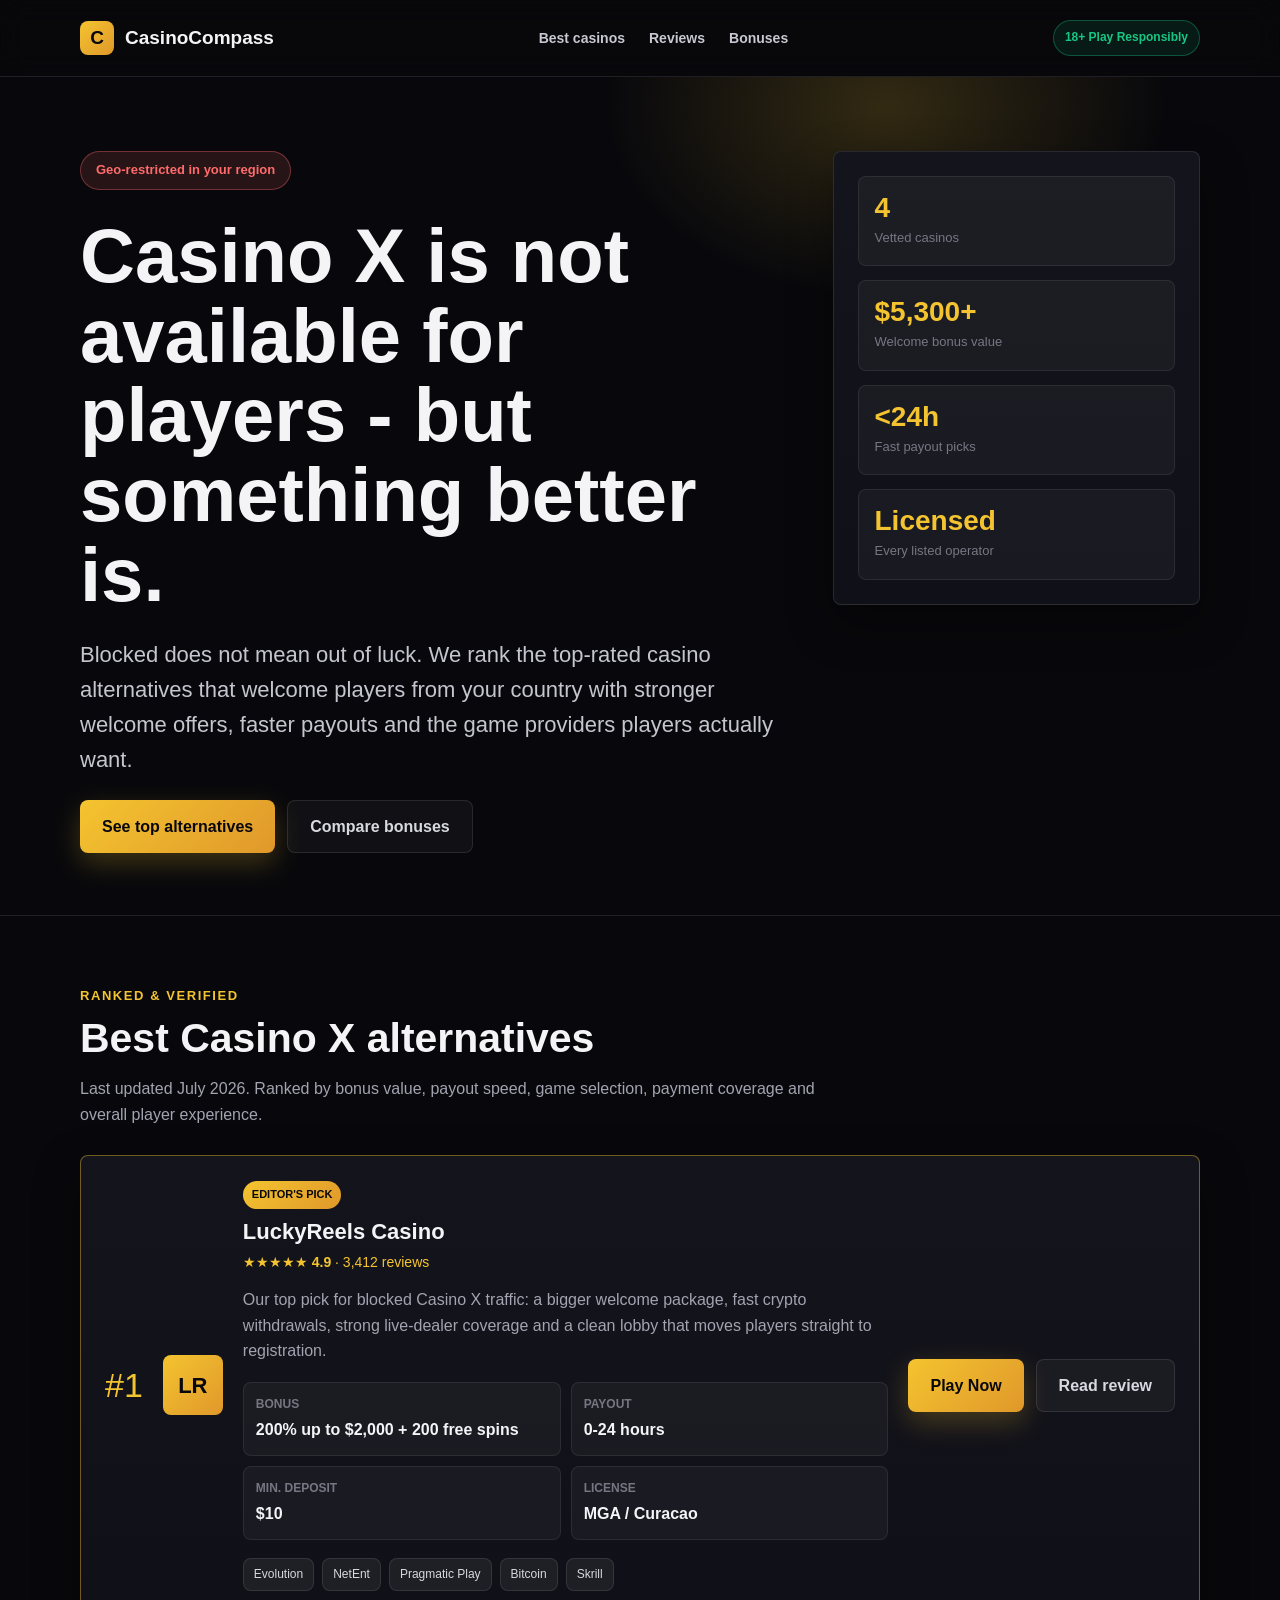
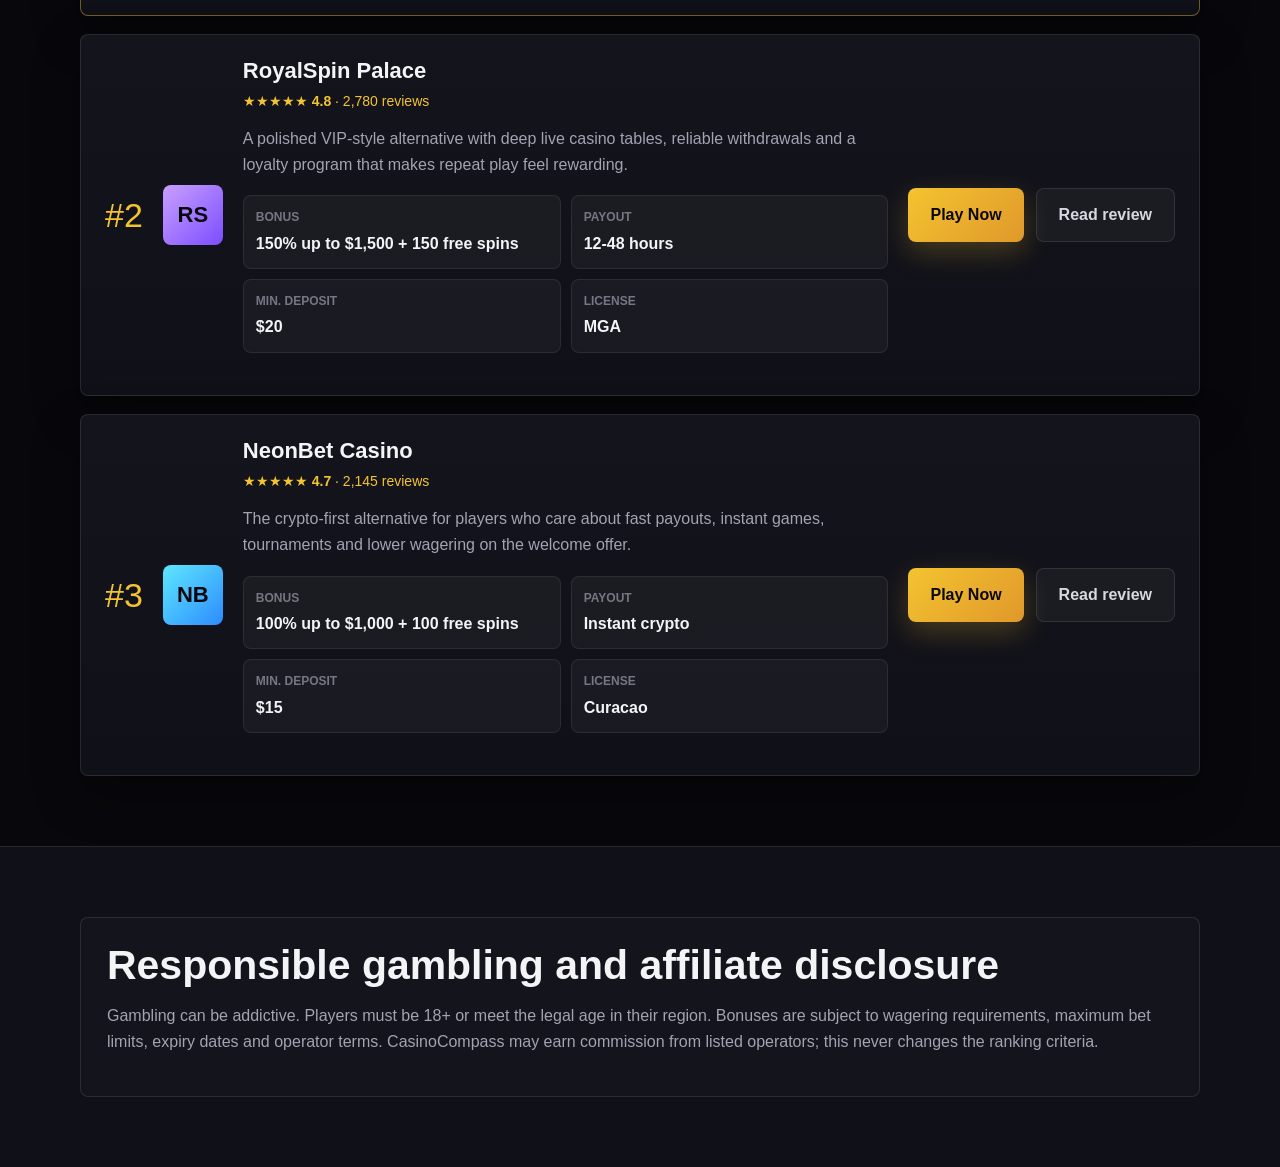
<file: index.html>
<!DOCTYPE html>
<html lang="en">
<head>
  <meta charset="utf-8">
  <meta name="viewport" content="width=device-width, initial-scale=1">
  <title>Casino X Alternatives — CasinoCompass</title>
  <link rel="stylesheet" href="./style.css">
</head>
<body>
  <header class="site-header">
    <div class="wrap header-wrap">
      <a class="brand" href="./index.html" aria-label="CasinoCompass home">
        <span class="brand-mark">C</span>
        <span>CasinoCompass</span>
      </a>
      <nav class="main-nav" aria-label="Main navigation">
        <a href="./index.html#alternatives">Best casinos</a>
        <a href="./casino-review.html">Reviews</a>
        <a href="./bonuses.html">Bonuses</a>
      </nav>
      <span class="age-pill">18+ Play Responsibly</span>
    </div>
  </header>

  <main>
    <section class="hero page active" data-screen-label="Casino X Alternatives">
      <div class="wrap hero-grid">
        <div class="hero-copy">
          <p class="alert-pill">Geo-restricted in your region</p>
          <h1>Casino X is not available for players - but something better is.</h1>
          <p class="lead">Blocked does not mean out of luck. We rank the top-rated casino alternatives that welcome players from your country with stronger welcome offers, faster payouts and the game providers players actually want.</p>
          <div class="hero-actions">
            <a class="btn btn-primary" href="#alternatives">See top alternatives</a>
            <a class="btn btn-secondary" href="./bonuses.html">Compare bonuses</a>
          </div>
        </div>
        <aside class="hero-panel" aria-label="Alternative casino highlights">
          <div class="metric"><strong>4</strong><span>Vetted casinos</span></div>
          <div class="metric"><strong>$5,300+</strong><span>Welcome bonus value</span></div>
          <div class="metric"><strong>&lt;24h</strong><span>Fast payout picks</span></div>
          <div class="metric"><strong>Licensed</strong><span>Every listed operator</span></div>
        </aside>
      </div>
    </section>

    <section class="section" id="alternatives">
      <div class="wrap">
        <div class="section-heading">
          <p class="eyebrow">Ranked & verified</p>
          <h2>Best Casino X alternatives</h2>
          <p>Last updated July 2026. Ranked by bonus value, payout speed, game selection, payment coverage and overall player experience.</p>
        </div>

        <div class="casino-list">
          <article class="casino-card featured">
            <div class="rank">#1</div>
            <div class="casino-logo gold">LR</div>
            <div class="casino-main">
              <p class="tag">Editor's pick</p>
              <h3>LuckyReels Casino</h3>
              <p class="rating">★★★★★ <strong>4.9</strong> · 3,412 reviews</p>
              <p>Our top pick for blocked Casino X traffic: a bigger welcome package, fast crypto withdrawals, strong live-dealer coverage and a clean lobby that moves players straight to registration.</p>
              <dl class="facts">
                <div><dt>Bonus</dt><dd>200% up to $2,000 + 200 free spins</dd></div>
                <div><dt>Payout</dt><dd>0-24 hours</dd></div>
                <div><dt>Min. deposit</dt><dd>$10</dd></div>
                <div><dt>License</dt><dd>MGA / Curacao</dd></div>
              </dl>
              <div class="chip-row">
                <span>Evolution</span><span>NetEnt</span><span>Pragmatic Play</span><span>Bitcoin</span><span>Skrill</span>
              </div>
            </div>
            <div class="card-actions">
              <a class="btn btn-primary" href="/referral-link">Play Now</a>
              <a class="btn btn-secondary" href="./casino-review.html">Read review</a>
            </div>
          </article>

          <article class="casino-card">
            <div class="rank">#2</div>
            <div class="casino-logo purple">RS</div>
            <div class="casino-main">
              <h3>RoyalSpin Palace</h3>
              <p class="rating">★★★★★ <strong>4.8</strong> · 2,780 reviews</p>
              <p>A polished VIP-style alternative with deep live casino tables, reliable withdrawals and a loyalty program that makes repeat play feel rewarding.</p>
              <dl class="facts">
                <div><dt>Bonus</dt><dd>150% up to $1,500 + 150 free spins</dd></div>
                <div><dt>Payout</dt><dd>12-48 hours</dd></div>
                <div><dt>Min. deposit</dt><dd>$20</dd></div>
                <div><dt>License</dt><dd>MGA</dd></div>
              </dl>
            </div>
            <div class="card-actions">
              <a class="btn btn-primary" href="/referral-link">Play Now</a>
              <a class="btn btn-secondary" href="./casino-review.html">Read review</a>
            </div>
          </article>

          <article class="casino-card">
            <div class="rank">#3</div>
            <div class="casino-logo blue">NB</div>
            <div class="casino-main">
              <h3>NeonBet Casino</h3>
              <p class="rating">★★★★★ <strong>4.7</strong> · 2,145 reviews</p>
              <p>The crypto-first alternative for players who care about fast payouts, instant games, tournaments and lower wagering on the welcome offer.</p>
              <dl class="facts">
                <div><dt>Bonus</dt><dd>100% up to $1,000 + 100 free spins</dd></div>
                <div><dt>Payout</dt><dd>Instant crypto</dd></div>
                <div><dt>Min. deposit</dt><dd>$15</dd></div>
                <div><dt>License</dt><dd>Curacao</dd></div>
              </dl>
            </div>
            <div class="card-actions">
              <a class="btn btn-primary" href="/referral-link">Play Now</a>
              <a class="btn btn-secondary" href="./casino-review.html">Read review</a>
            </div>
          </article>
        </div>
      </div>
    </section>

    <section class="section section-dark">
      <div class="wrap disclosure">
        <h2>Responsible gambling and affiliate disclosure</h2>
        <p>Gambling can be addictive. Players must be 18+ or meet the legal age in their region. Bonuses are subject to wagering requirements, maximum bet limits, expiry dates and operator terms. CasinoCompass may earn commission from listed operators; this never changes the ranking criteria.</p>
      </div>
    </section>
  </main>
</body>
</html>
</file>
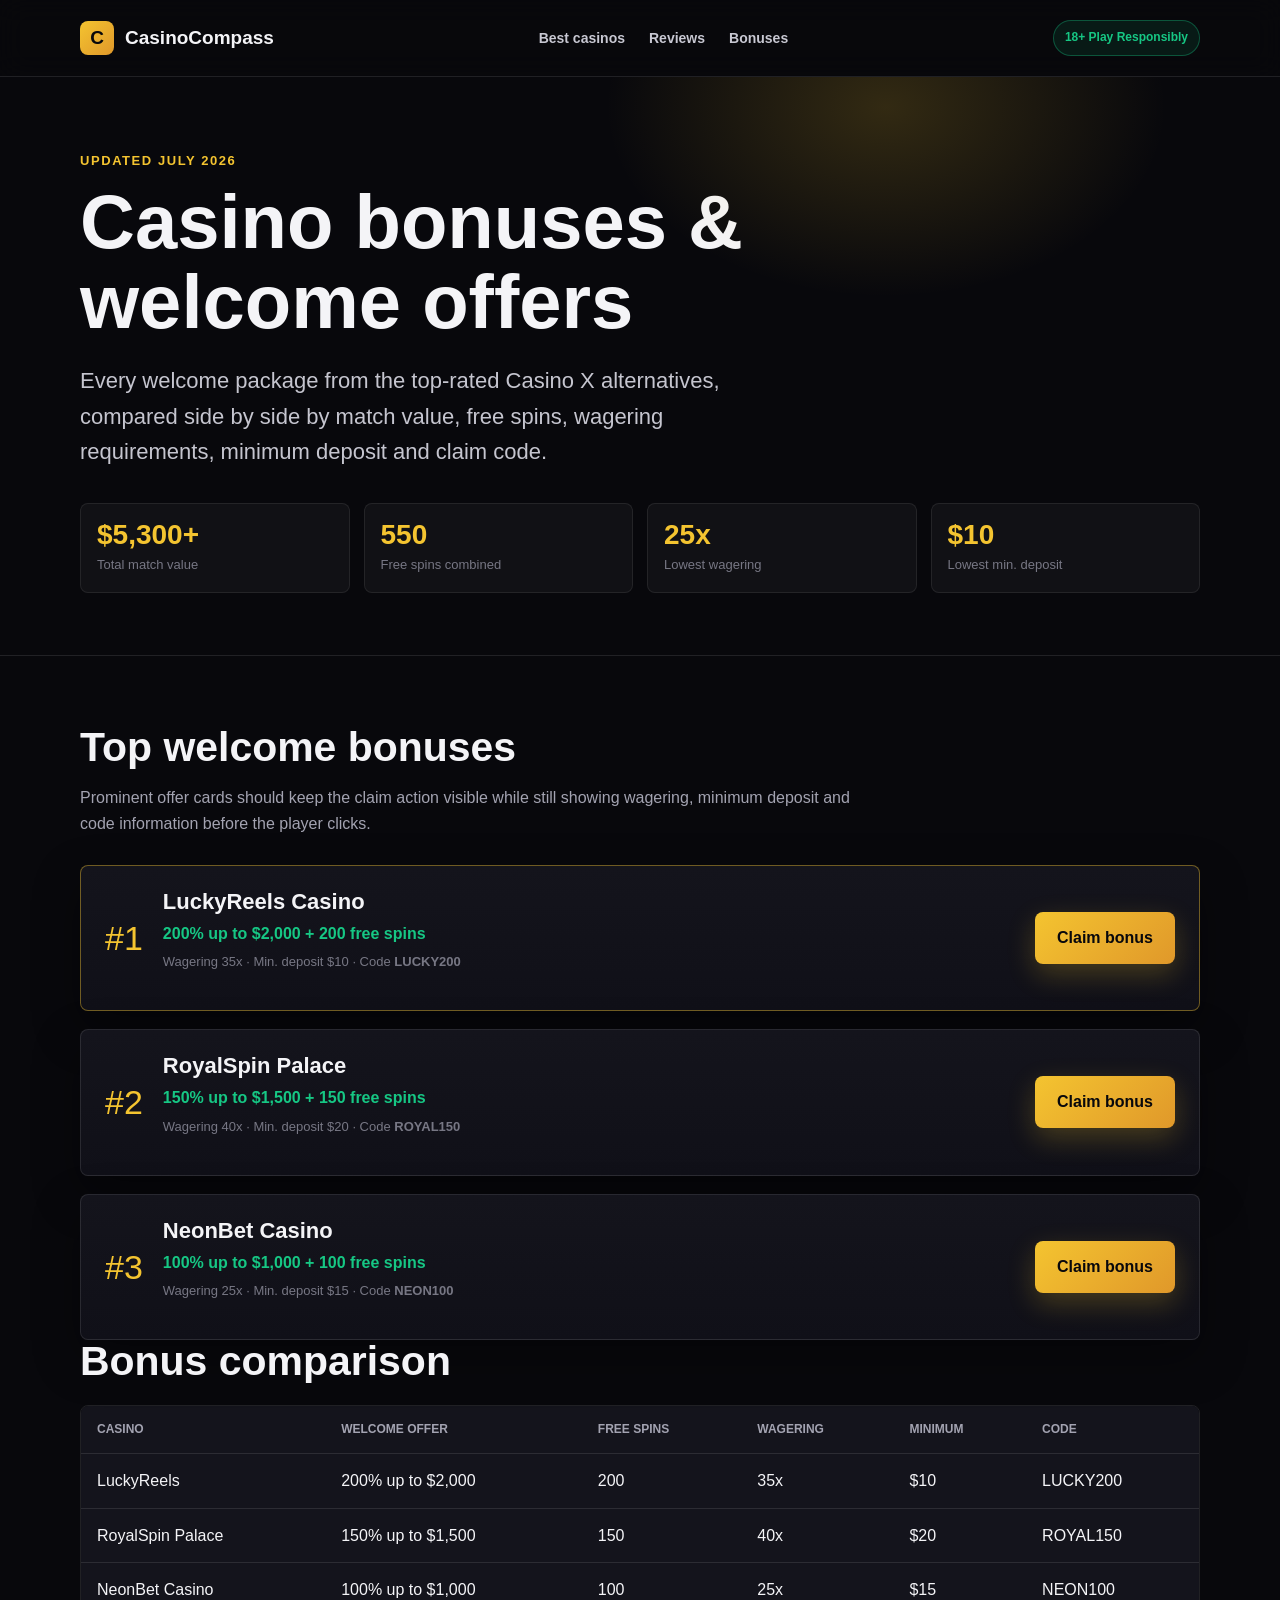
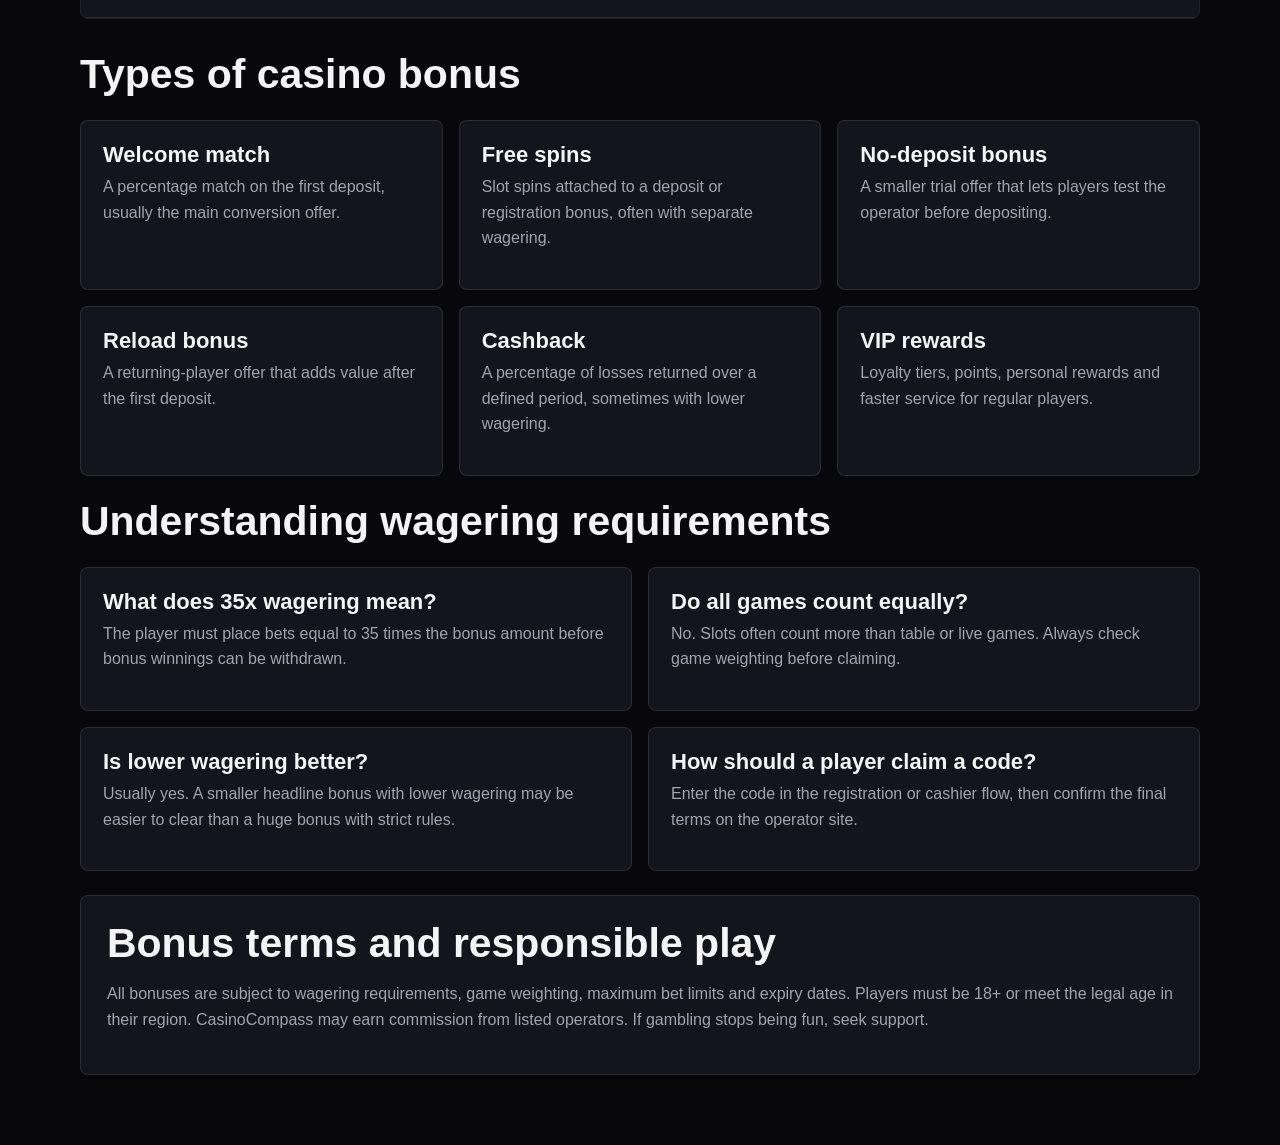
<file: bonuses.html>
<!DOCTYPE html>
<html lang="en">
<head>
  <meta charset="utf-8">
  <meta name="viewport" content="width=device-width, initial-scale=1">
  <title>Casino Bonuses — CasinoCompass</title>
  <link rel="stylesheet" href="./style.css">
</head>
<body>
  <header class="site-header">
    <div class="wrap header-wrap">
      <a class="brand" href="./index.html" aria-label="CasinoCompass home">
        <span class="brand-mark">C</span>
        <span>CasinoCompass</span>
      </a>
      <nav class="main-nav" aria-label="Main navigation">
        <a href="./index.html#alternatives">Best casinos</a>
        <a href="./casino-review.html">Reviews</a>
        <a href="./bonuses.html">Bonuses</a>
      </nav>
      <span class="age-pill">18+ Play Responsibly</span>
    </div>
  </header>

  <main class="page active" data-screen-label="Casino Bonuses">
    <section class="bonus-hero">
      <div class="wrap">
        <p class="eyebrow">Updated July 2026</p>
        <h1>Casino bonuses & welcome offers</h1>
        <p class="lead">Every welcome package from the top-rated Casino X alternatives, compared side by side by match value, free spins, wagering requirements, minimum deposit and claim code.</p>
        <div class="bonus-metrics">
          <div class="metric"><strong>$5,300+</strong><span>Total match value</span></div>
          <div class="metric"><strong>550</strong><span>Free spins combined</span></div>
          <div class="metric"><strong>25x</strong><span>Lowest wagering</span></div>
          <div class="metric"><strong>$10</strong><span>Lowest min. deposit</span></div>
        </div>
      </div>
    </section>

    <section class="section">
      <div class="wrap">
        <div class="section-heading">
          <h2>Top welcome bonuses</h2>
          <p>Prominent offer cards should keep the claim action visible while still showing wagering, minimum deposit and code information before the player clicks.</p>
        </div>
        <div class="bonus-list">
          <article class="bonus-card featured">
            <div class="rank">#1</div>
            <div>
              <h3>LuckyReels Casino</h3>
              <p class="offer">200% up to $2,000 + 200 free spins</p>
              <p class="muted">Wagering 35x · Min. deposit $10 · Code <strong>LUCKY200</strong></p>
            </div>
            <a class="btn btn-primary" href="/referral-link">Claim bonus</a>
          </article>
          <article class="bonus-card">
            <div class="rank">#2</div>
            <div>
              <h3>RoyalSpin Palace</h3>
              <p class="offer">150% up to $1,500 + 150 free spins</p>
              <p class="muted">Wagering 40x · Min. deposit $20 · Code <strong>ROYAL150</strong></p>
            </div>
            <a class="btn btn-primary" href="/referral-link">Claim bonus</a>
          </article>
          <article class="bonus-card">
            <div class="rank">#3</div>
            <div>
              <h3>NeonBet Casino</h3>
              <p class="offer">100% up to $1,000 + 100 free spins</p>
              <p class="muted">Wagering 25x · Min. deposit $15 · Code <strong>NEON100</strong></p>
            </div>
            <a class="btn btn-primary" href="/referral-link">Claim bonus</a>
          </article>
        </div>

        <h2>Bonus comparison</h2>
        <div class="table-wrap">
          <table>
            <thead>
              <tr><th>Casino</th><th>Welcome offer</th><th>Free spins</th><th>Wagering</th><th>Minimum</th><th>Code</th></tr>
            </thead>
            <tbody>
              <tr><td>LuckyReels</td><td>200% up to $2,000</td><td>200</td><td>35x</td><td>$10</td><td>LUCKY200</td></tr>
              <tr><td>RoyalSpin Palace</td><td>150% up to $1,500</td><td>150</td><td>40x</td><td>$20</td><td>ROYAL150</td></tr>
              <tr><td>NeonBet Casino</td><td>100% up to $1,000</td><td>100</td><td>25x</td><td>$15</td><td>NEON100</td></tr>
            </tbody>
          </table>
        </div>

        <h2>Types of casino bonus</h2>
        <div class="card-grid">
          <article class="card"><h3>Welcome match</h3><p>A percentage match on the first deposit, usually the main conversion offer.</p></article>
          <article class="card"><h3>Free spins</h3><p>Slot spins attached to a deposit or registration bonus, often with separate wagering.</p></article>
          <article class="card"><h3>No-deposit bonus</h3><p>A smaller trial offer that lets players test the operator before depositing.</p></article>
          <article class="card"><h3>Reload bonus</h3><p>A returning-player offer that adds value after the first deposit.</p></article>
          <article class="card"><h3>Cashback</h3><p>A percentage of losses returned over a defined period, sometimes with lower wagering.</p></article>
          <article class="card"><h3>VIP rewards</h3><p>Loyalty tiers, points, personal rewards and faster service for regular players.</p></article>
        </div>

        <h2>Understanding wagering requirements</h2>
        <div class="faq-grid">
          <article class="faq-item">
            <h3>What does 35x wagering mean?</h3>
            <p>The player must place bets equal to 35 times the bonus amount before bonus winnings can be withdrawn.</p>
          </article>
          <article class="faq-item">
            <h3>Do all games count equally?</h3>
            <p>No. Slots often count more than table or live games. Always check game weighting before claiming.</p>
          </article>
          <article class="faq-item">
            <h3>Is lower wagering better?</h3>
            <p>Usually yes. A smaller headline bonus with lower wagering may be easier to clear than a huge bonus with strict rules.</p>
          </article>
          <article class="faq-item">
            <h3>How should a player claim a code?</h3>
            <p>Enter the code in the registration or cashier flow, then confirm the final terms on the operator site.</p>
          </article>
        </div>

        <div class="disclosure">
          <h2>Bonus terms and responsible play</h2>
          <p>All bonuses are subject to wagering requirements, game weighting, maximum bet limits and expiry dates. Players must be 18+ or meet the legal age in their region. CasinoCompass may earn commission from listed operators. If gambling stops being fun, seek support.</p>
        </div>
      </div>
    </section>
  </main>
</body>
</html>
</file>
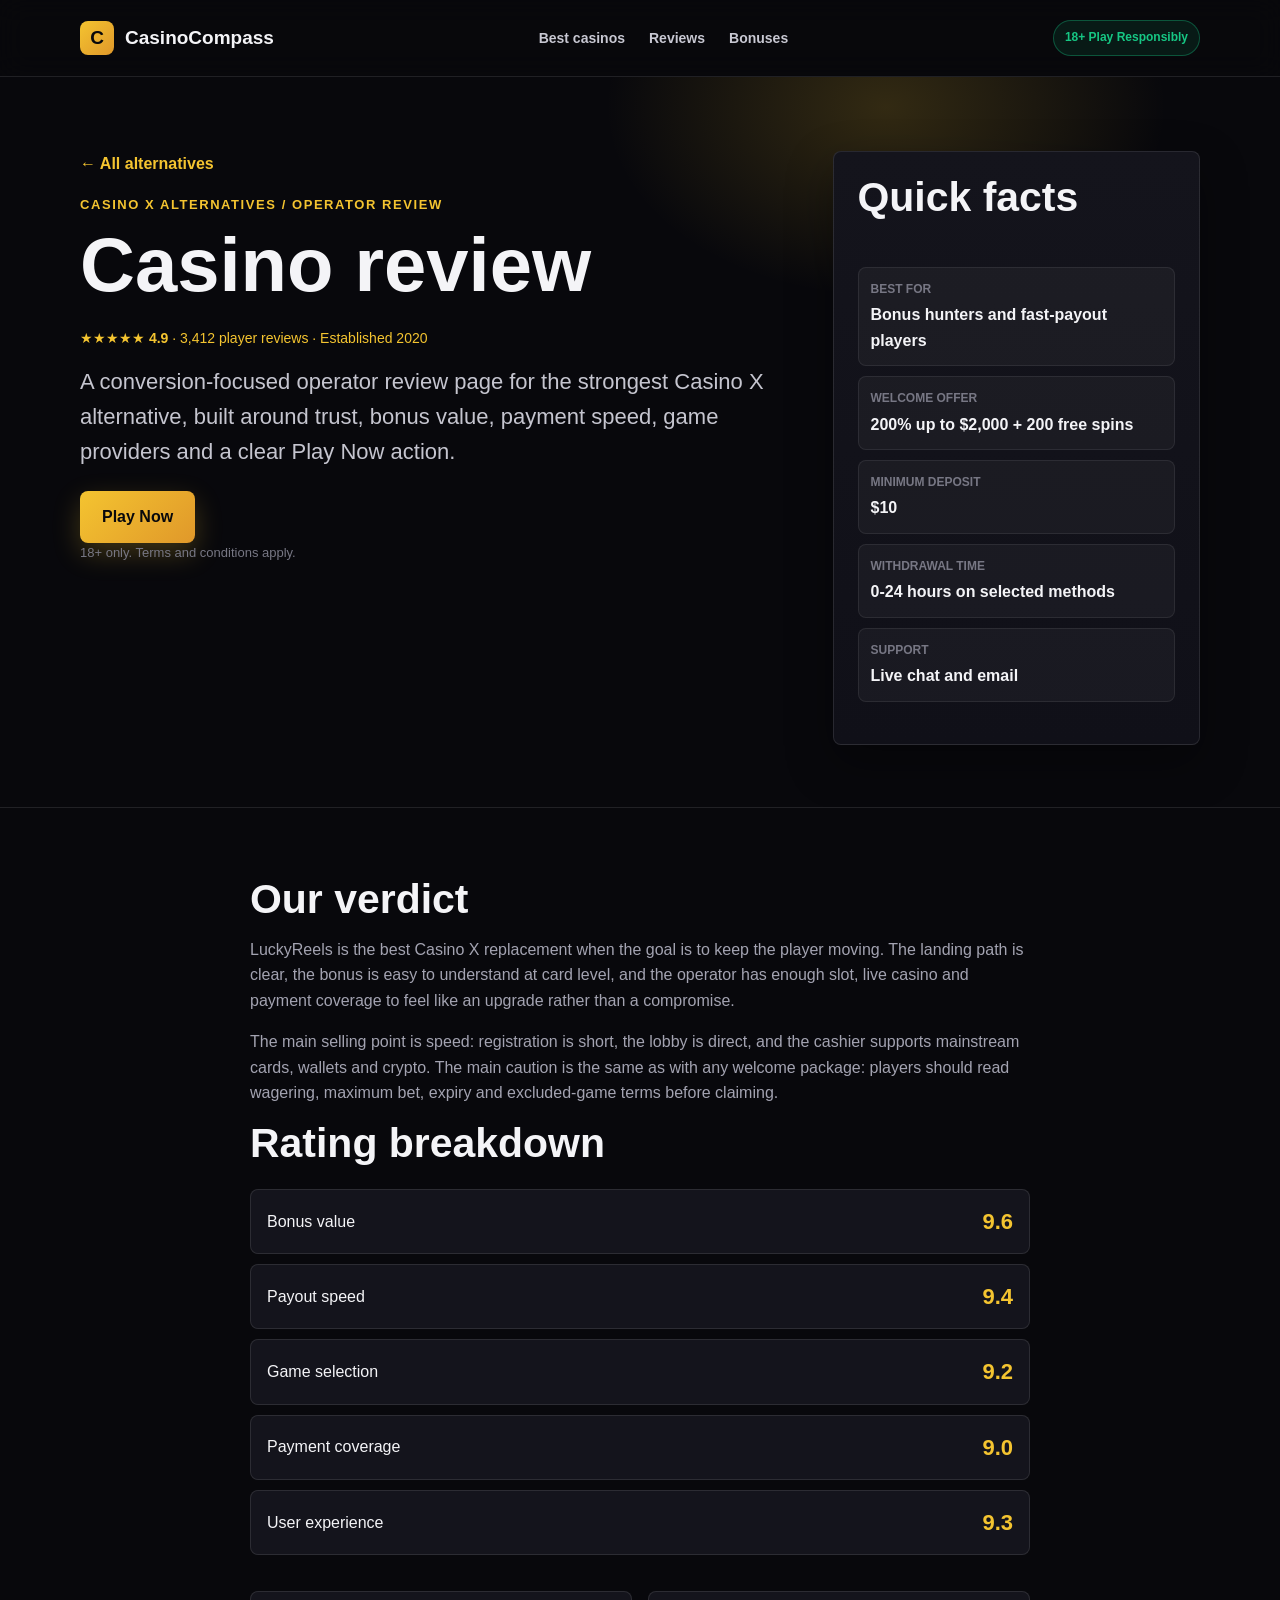
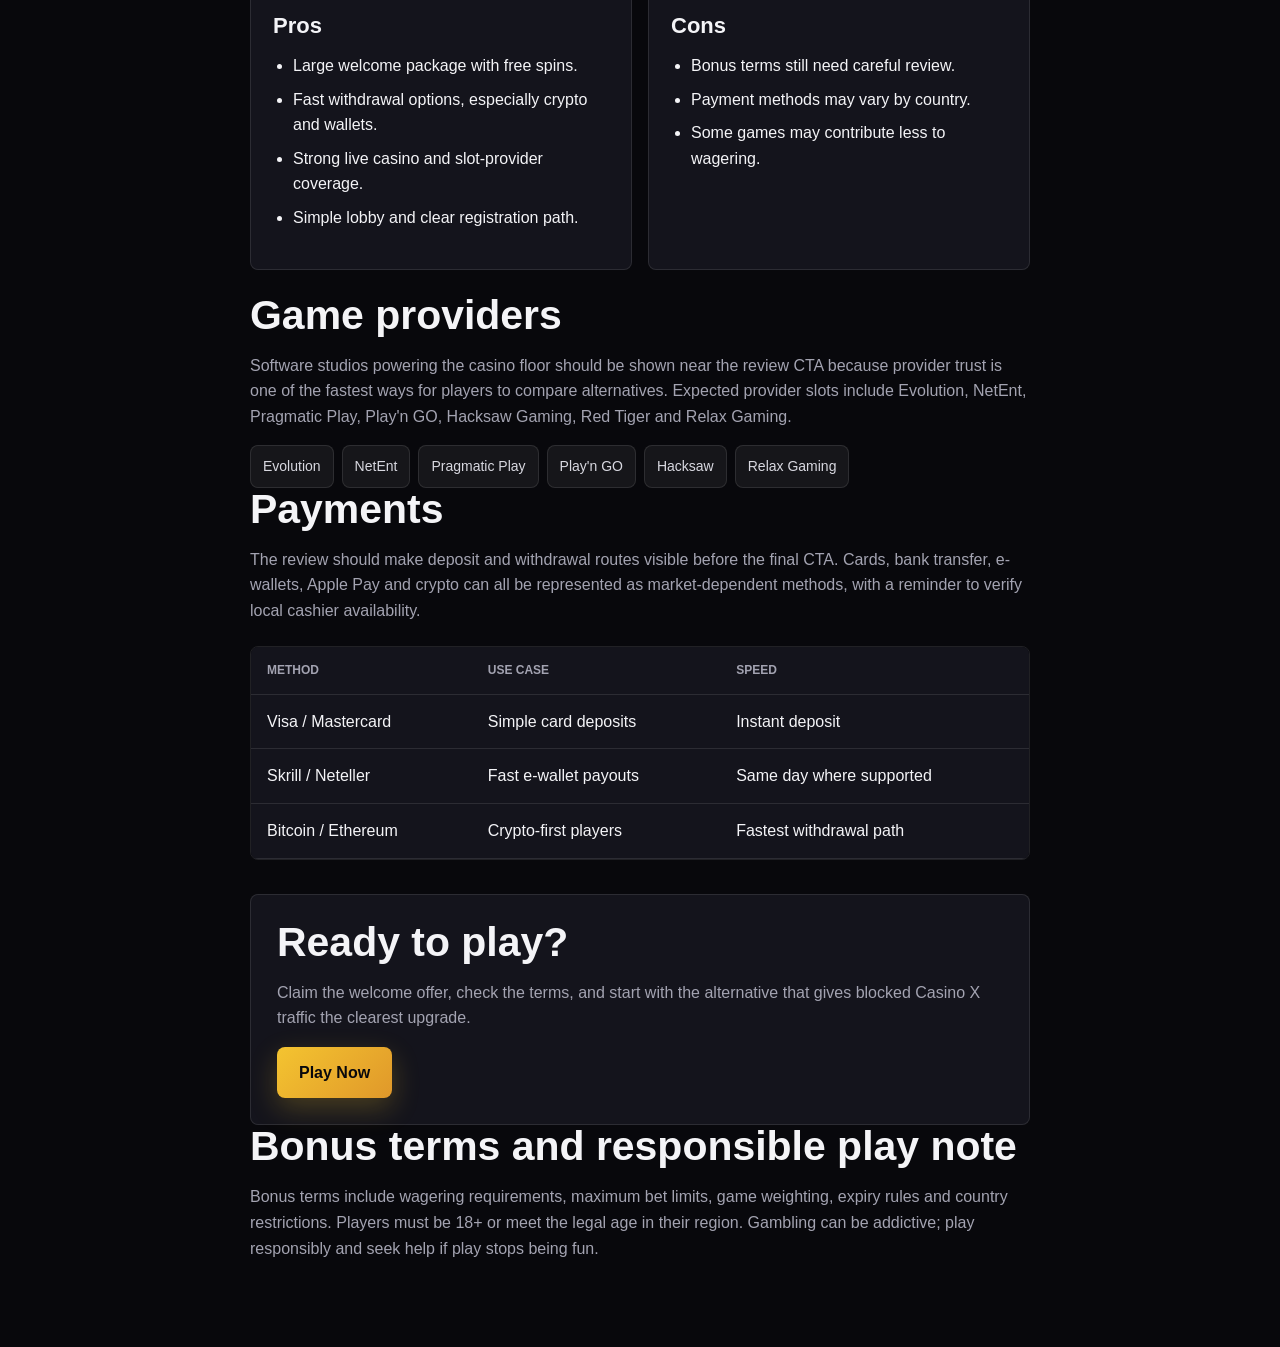
<file: casino-review.html>
<!DOCTYPE html>
<html lang="en">
<head>
  <meta charset="utf-8">
  <meta name="viewport" content="width=device-width, initial-scale=1">
  <title>Casino Review — CasinoCompass</title>
  <link rel="stylesheet" href="./style.css">
</head>
<body>
  <header class="site-header">
    <div class="wrap header-wrap">
      <a class="brand" href="./index.html" aria-label="CasinoCompass home">
        <span class="brand-mark">C</span>
        <span>CasinoCompass</span>
      </a>
      <nav class="main-nav" aria-label="Main navigation">
        <a href="./index.html#alternatives">Best casinos</a>
        <a href="./casino-review.html">Reviews</a>
        <a href="./bonuses.html">Bonuses</a>
      </nav>
      <span class="age-pill">18+ Play Responsibly</span>
    </div>
  </header>

  <main class="page active" data-screen-label="Casino Review">
    <section class="review-hero">
      <div class="wrap review-grid">
        <div>
          <a class="back-link" href="./index.html">← All alternatives</a>
          <p class="eyebrow">Casino X alternatives / operator review</p>
          <h1>Casino review</h1>
          <p class="rating">★★★★★ <strong>4.9</strong> · 3,412 player reviews · Established 2020</p>
          <p class="lead">A conversion-focused operator review page for the strongest Casino X alternative, built around trust, bonus value, payment speed, game providers and a clear Play Now action.</p>
          <a class="btn btn-primary" href="/referral-link">Play Now</a>
          <p class="small-note">18+ only. Terms and conditions apply.</p>
        </div>
        <aside class="quick-card">
          <h2>Quick facts</h2>
          <dl class="quick-facts">
            <div><dt>Best for</dt><dd>Bonus hunters and fast-payout players</dd></div>
            <div><dt>Welcome offer</dt><dd>200% up to $2,000 + 200 free spins</dd></div>
            <div><dt>Minimum deposit</dt><dd>$10</dd></div>
            <div><dt>Withdrawal time</dt><dd>0-24 hours on selected methods</dd></div>
            <div><dt>Support</dt><dd>Live chat and email</dd></div>
          </dl>
        </aside>
      </div>
    </section>

    <section class="section">
      <div class="content-col">
        <h2>Our verdict</h2>
        <p>LuckyReels is the best Casino X replacement when the goal is to keep the player moving. The landing path is clear, the bonus is easy to understand at card level, and the operator has enough slot, live casino and payment coverage to feel like an upgrade rather than a compromise.</p>
        <p>The main selling point is speed: registration is short, the lobby is direct, and the cashier supports mainstream cards, wallets and crypto. The main caution is the same as with any welcome package: players should read wagering, maximum bet, expiry and excluded-game terms before claiming.</p>

        <h2>Rating breakdown</h2>
        <div class="score-list">
          <div><span>Bonus value</span><strong>9.6</strong></div>
          <div><span>Payout speed</span><strong>9.4</strong></div>
          <div><span>Game selection</span><strong>9.2</strong></div>
          <div><span>Payment coverage</span><strong>9.0</strong></div>
          <div><span>User experience</span><strong>9.3</strong></div>
        </div>

        <div class="pros-cons">
          <div class="panel">
            <h3>Pros</h3>
            <ul>
              <li>Large welcome package with free spins.</li>
              <li>Fast withdrawal options, especially crypto and wallets.</li>
              <li>Strong live casino and slot-provider coverage.</li>
              <li>Simple lobby and clear registration path.</li>
            </ul>
          </div>
          <div class="panel">
            <h3>Cons</h3>
            <ul>
              <li>Bonus terms still need careful review.</li>
              <li>Payment methods may vary by country.</li>
              <li>Some games may contribute less to wagering.</li>
            </ul>
          </div>
        </div>

        <h2>Game providers</h2>
        <p>Software studios powering the casino floor should be shown near the review CTA because provider trust is one of the fastest ways for players to compare alternatives. Expected provider slots include Evolution, NetEnt, Pragmatic Play, Play'n GO, Hacksaw Gaming, Red Tiger and Relax Gaming.</p>
        <div class="chip-row large">
          <span>Evolution</span><span>NetEnt</span><span>Pragmatic Play</span><span>Play'n GO</span><span>Hacksaw</span><span>Relax Gaming</span>
        </div>

        <h2>Payments</h2>
        <p>The review should make deposit and withdrawal routes visible before the final CTA. Cards, bank transfer, e-wallets, Apple Pay and crypto can all be represented as market-dependent methods, with a reminder to verify local cashier availability.</p>
        <div class="table-wrap">
          <table>
            <thead><tr><th>Method</th><th>Use case</th><th>Speed</th></tr></thead>
            <tbody>
              <tr><td>Visa / Mastercard</td><td>Simple card deposits</td><td>Instant deposit</td></tr>
              <tr><td>Skrill / Neteller</td><td>Fast e-wallet payouts</td><td>Same day where supported</td></tr>
              <tr><td>Bitcoin / Ethereum</td><td>Crypto-first players</td><td>Fastest withdrawal path</td></tr>
            </tbody>
          </table>
        </div>

        <div class="cta-band">
          <h2>Ready to play?</h2>
          <p>Claim the welcome offer, check the terms, and start with the alternative that gives blocked Casino X traffic the clearest upgrade.</p>
          <a class="btn btn-primary" href="/referral-link">Play Now</a>
        </div>

        <h2>Bonus terms and responsible play note</h2>
        <p>Bonus terms include wagering requirements, maximum bet limits, game weighting, expiry rules and country restrictions. Players must be 18+ or meet the legal age in their region. Gambling can be addictive; play responsibly and seek help if play stops being fun.</p>
      </div>
    </section>
  </main>
</body>
</html>
</file>
<file: style.css>
:root {
  --bg: #08080c;
  --bg-soft: #101018;
  --surface: #14141c;
  --surface-2: #1b1b25;
  --border: rgba(255, 255, 255, 0.1);
  --text: #f4f4f7;
  --muted: #a3a3b1;
  --muted-2: #777784;
  --gold: #f4c430;
  --gold-2: #e0982a;
  --green: #16c784;
  --red: #ff6b6b;
  --blue: #5ee7ff;
  --purple: #c9a0ff;
  --radius: 8px;
  --wrap: 1120px;
  --content: 780px;
  --shadow: 0 18px 46px rgba(0, 0, 0, 0.36);
  --font: "Inter", "Arial", sans-serif;
  --font-display: "Arial Black", "Inter", sans-serif;
}

* { box-sizing: border-box; }

html { scroll-behavior: smooth; }

body {
  margin: 0;
  background: var(--bg);
  color: var(--text);
  font-family: var(--font);
  font-size: 16px;
  line-height: 1.6;
  -webkit-font-smoothing: antialiased;
}

a { color: inherit; }

h1,
h2,
h3,
p {
  margin-top: 0;
}

h1,
h2,
h3 {
  font-family: var(--font-display);
  line-height: 1.05;
  letter-spacing: 0;
}

h1 {
  max-width: 820px;
  font-size: clamp(42px, 6vw, 76px);
  margin-bottom: 22px;
}

h2 {
  font-size: clamp(28px, 3.2vw, 42px);
  margin-bottom: 16px;
}

h3 {
  font-size: 22px;
  margin-bottom: 8px;
}

p { color: var(--muted); }

ul { padding-left: 20px; }

li + li { margin-top: 8px; }

.wrap {
  width: min(calc(100% - 40px), var(--wrap));
  margin: 0 auto;
}

.content-col {
  width: min(calc(100% - 40px), var(--content));
  margin: 0 auto;
}

.site-header {
  position: sticky;
  top: 0;
  z-index: 20;
  background: rgba(8, 8, 12, 0.88);
  border-bottom: 1px solid var(--border);
  backdrop-filter: blur(14px);
}

.header-wrap {
  display: flex;
  align-items: center;
  justify-content: space-between;
  min-height: 76px;
  gap: 24px;
}

.brand {
  display: inline-flex;
  align-items: center;
  gap: 11px;
  color: var(--text);
  font-weight: 800;
  font-size: 19px;
  text-decoration: none;
}

.brand-mark,
.casino-logo {
  display: inline-flex;
  align-items: center;
  justify-content: center;
  background: linear-gradient(135deg, var(--gold), var(--gold-2));
  color: #08080c;
  font-weight: 900;
}

.brand-mark {
  width: 34px;
  height: 34px;
  border-radius: var(--radius);
}

.main-nav {
  display: flex;
  align-items: center;
  gap: 24px;
}

.main-nav a {
  color: #c8c8d2;
  font-size: 14px;
  font-weight: 700;
  text-decoration: none;
}

.main-nav a:hover { color: var(--gold); }

.age-pill,
.alert-pill,
.tag {
  display: inline-flex;
  width: fit-content;
  align-items: center;
  border-radius: 999px;
  font-weight: 800;
}

.age-pill {
  padding: 7px 11px;
  border: 1px solid rgba(22, 199, 132, 0.34);
  background: rgba(22, 199, 132, 0.1);
  color: var(--green);
  font-size: 12px;
}

.alert-pill {
  padding: 8px 15px;
  margin-bottom: 26px;
  border: 1px solid rgba(255, 107, 107, 0.36);
  background: rgba(255, 107, 107, 0.12);
  color: var(--red);
  font-size: 13px;
}

.tag {
  padding: 5px 9px;
  background: linear-gradient(135deg, var(--gold), var(--gold-2));
  color: #08080c;
  font-size: 11px;
  text-transform: uppercase;
}

.hero,
.review-hero,
.bonus-hero {
  position: relative;
  overflow: hidden;
  padding: 74px 0 62px;
  border-bottom: 1px solid var(--border);
}

.hero::before,
.review-hero::before,
.bonus-hero::before {
  content: "";
  position: absolute;
  inset: -180px auto auto 45%;
  width: 620px;
  height: 420px;
  background: radial-gradient(ellipse, rgba(244, 196, 48, 0.18), transparent 64%);
  pointer-events: none;
}

.hero-grid,
.review-grid {
  position: relative;
  display: grid;
  grid-template-columns: minmax(0, 1.45fr) minmax(300px, 0.75fr);
  gap: 42px;
  align-items: start;
}

.lead {
  max-width: 720px;
  color: #c5c5cf;
  font-size: clamp(18px, 2vw, 22px);
}

.hero-actions,
.card-actions {
  display: flex;
  flex-wrap: wrap;
  gap: 12px;
}

.btn {
  display: inline-flex;
  align-items: center;
  justify-content: center;
  min-height: 46px;
  padding: 13px 22px;
  border-radius: var(--radius);
  font-weight: 900;
  text-decoration: none;
}

.btn-primary {
  background: linear-gradient(135deg, var(--gold), var(--gold-2));
  color: #08080c;
  box-shadow: 0 10px 28px rgba(244, 196, 48, 0.24);
}

.btn-secondary {
  border: 1px solid var(--border);
  background: rgba(255, 255, 255, 0.04);
  color: #d8d8e0;
}

.hero-panel,
.quick-card {
  display: grid;
  gap: 14px;
  padding: 24px;
  background: linear-gradient(180deg, var(--surface), var(--bg-soft));
  border: 1px solid var(--border);
  border-radius: var(--radius);
  box-shadow: var(--shadow);
}

.metric {
  padding: 16px;
  background: rgba(255, 255, 255, 0.04);
  border: 1px solid rgba(255, 255, 255, 0.08);
  border-radius: var(--radius);
}

.metric strong {
  display: block;
  color: var(--gold);
  font-size: 28px;
  line-height: 1.1;
}

.metric span {
  color: var(--muted-2);
  font-size: 13px;
}

.section {
  padding: 70px 0;
}

.section-dark {
  background: var(--bg-soft);
  border-top: 1px solid var(--border);
}

.section-heading {
  max-width: 780px;
  margin-bottom: 28px;
}

.eyebrow {
  margin-bottom: 10px;
  color: var(--gold);
  font-size: 13px;
  font-weight: 900;
  letter-spacing: 0.12em;
  text-transform: uppercase;
}

.casino-list,
.bonus-list {
  display: grid;
  gap: 18px;
}

.casino-card,
.bonus-card {
  display: grid;
  grid-template-columns: auto auto minmax(0, 1fr) auto;
  gap: 20px;
  align-items: center;
  padding: 24px;
  background: linear-gradient(180deg, var(--surface), var(--bg-soft));
  border: 1px solid var(--border);
  border-radius: var(--radius);
  box-shadow: var(--shadow);
}

.casino-card.featured,
.bonus-card.featured {
  border-color: rgba(244, 196, 48, 0.42);
}

.bonus-card {
  grid-template-columns: auto minmax(0, 1fr) auto;
}

.rank {
  color: var(--gold);
  font-family: var(--font-display);
  font-size: 34px;
}

.casino-logo {
  width: 60px;
  height: 60px;
  border-radius: var(--radius);
  font-size: 22px;
}

.casino-logo.purple { background: linear-gradient(135deg, var(--purple), #7c4dff); }
.casino-logo.blue { background: linear-gradient(135deg, var(--blue), #2c8cff); }

.rating {
  color: var(--gold);
  font-size: 14px;
}

.facts,
.quick-facts {
  display: grid;
  gap: 10px;
  margin: 18px 0;
}

.facts {
  grid-template-columns: repeat(2, minmax(0, 1fr));
}

.facts div,
.quick-facts div {
  padding: 12px;
  background: rgba(255, 255, 255, 0.04);
  border: 1px solid rgba(255, 255, 255, 0.08);
  border-radius: var(--radius);
}

dt {
  color: var(--muted-2);
  font-size: 12px;
  font-weight: 800;
  text-transform: uppercase;
}

dd {
  margin: 3px 0 0;
  color: var(--text);
  font-weight: 700;
}

.chip-row {
  display: flex;
  flex-wrap: wrap;
  gap: 8px;
}

.chip-row span {
  padding: 6px 10px;
  background: rgba(255, 255, 255, 0.06);
  border: 1px solid rgba(255, 255, 255, 0.1);
  border-radius: var(--radius);
  color: #d8d8e0;
  font-size: 12px;
}

.chip-row.large span {
  padding: 9px 12px;
  font-size: 14px;
}

.disclosure,
.cta-band {
  padding: 26px;
  background: var(--surface);
  border: 1px solid var(--border);
  border-radius: var(--radius);
}

.back-link {
  display: inline-flex;
  margin-bottom: 18px;
  color: var(--gold);
  font-weight: 800;
  text-decoration: none;
}

.small-note,
.muted {
  color: var(--muted-2);
  font-size: 13px;
}

.score-list {
  display: grid;
  gap: 10px;
  margin: 24px 0 36px;
}

.score-list div {
  display: flex;
  align-items: center;
  justify-content: space-between;
  padding: 14px 16px;
  background: var(--surface);
  border: 1px solid var(--border);
  border-radius: var(--radius);
}

.score-list strong {
  color: var(--gold);
  font-size: 22px;
}

.pros-cons,
.card-grid,
.faq-grid {
  display: grid;
  grid-template-columns: repeat(2, minmax(0, 1fr));
  gap: 16px;
  margin: 24px 0;
}

.card-grid {
  grid-template-columns: repeat(3, minmax(0, 1fr));
}

.panel,
.card,
.faq-item {
  padding: 22px;
  background: var(--surface);
  border: 1px solid var(--border);
  border-radius: var(--radius);
}

.table-wrap {
  overflow-x: auto;
  margin: 22px 0 34px;
  border: 1px solid var(--border);
  border-radius: var(--radius);
}

table {
  width: 100%;
  min-width: 680px;
  border-collapse: collapse;
  background: var(--surface);
}

th,
td {
  padding: 14px 16px;
  text-align: left;
  border-bottom: 1px solid var(--border);
}

th {
  color: var(--muted);
  font-size: 12px;
  text-transform: uppercase;
}

td {
  color: var(--text);
}

.bonus-metrics {
  display: grid;
  grid-template-columns: repeat(4, minmax(0, 1fr));
  gap: 14px;
  margin-top: 34px;
}

.offer {
  margin-bottom: 6px;
  color: var(--green);
  font-weight: 900;
}

@media (max-width: 900px) {
  .header-wrap,
  .hero-grid,
  .review-grid,
  .casino-card,
  .bonus-card,
  .pros-cons,
  .card-grid,
  .faq-grid,
  .bonus-metrics {
    grid-template-columns: 1fr;
  }

  .header-wrap,
  .main-nav {
    align-items: flex-start;
  }

  .header-wrap {
    padding: 16px 0;
  }

  .main-nav {
    flex-wrap: wrap;
  }

  .casino-card,
  .bonus-card {
    align-items: stretch;
  }

  .card-actions {
    justify-content: flex-start;
  }

  .facts {
    grid-template-columns: 1fr;
  }
}

@media (max-width: 620px) {
  .wrap,
  .content-col {
    width: min(calc(100% - 28px), var(--wrap));
  }

  .hero,
  .review-hero,
  .bonus-hero,
  .section {
    padding: 48px 0;
  }

  h1 {
    font-size: 40px;
  }

  .age-pill {
    display: none;
  }
}
</file>
